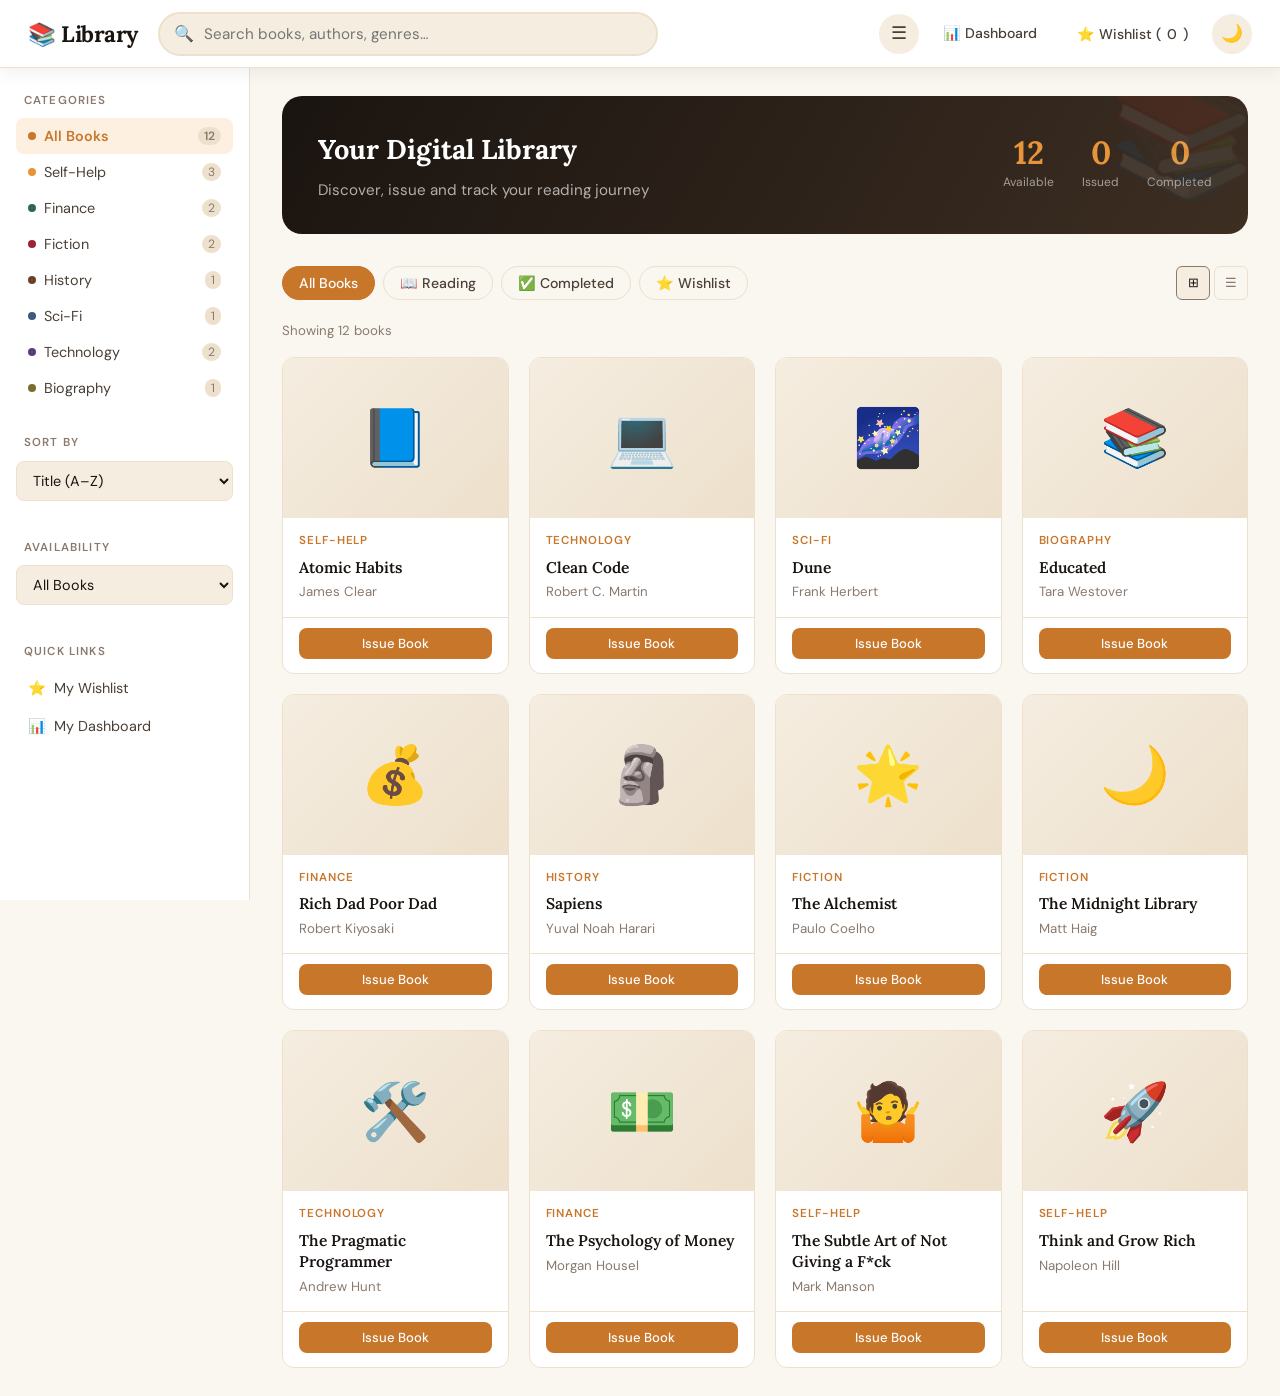
<file: index.html>
<!DOCTYPE html>
<html lang="en">
<head>
  <meta charset="UTF-8">
  <meta name="viewport" content="width=device-width, initial-scale=1.0">
  <title>📚 Digital Library</title>
  <link rel="icon" href="data:image/svg+xml,<svg xmlns='http://www.w3.org/2000/svg' viewBox='0 0 100 100'><text y='.9em' font-size='90'>📚</text></svg>">
  <link rel="stylesheet" href="style.css">
</head>
<body>

<!-- ── HEADER ── -->
<header class="site-header">
  <div class="logo">📚 <span>Library</span></div>

  <div class="search-wrap">
    <span class="search-icon">🔍</span>
    <input type="text" id="searchInput" placeholder="Search books, authors, genres…"
           autocomplete="off" oninput="handleSearch(this.value)">
  </div>

  <div class="header-actions">
    <button class="icon-btn" onclick="toggleSidebar()" title="Filters">☰</button>
    <a href="dashboard.html" class="hbtn hbtn-ghost">📊 Dashboard</a>
    <button class="hbtn hbtn-ghost" onclick="showWishlistView()">
      ⭐ Wishlist (<span id="wishCount">0</span>)
    </button>
    <button class="icon-btn" id="darkBtn" onclick="toggleDark()" title="Toggle dark mode">🌙</button>
  </div>
</header>

<div class="sidebar-backdrop" id="sidebarBackdrop" onclick="toggleSidebar()"></div>

<div class="layout">

  <!-- ── SIDEBAR ── -->
  <aside class="sidebar" id="sidebar">
    <div class="sidebar-section">
      <div class="sidebar-label">Categories</div>
      <button class="cat-btn active" onclick="setCategory('all',this)">
        <span class="cat-dot" style="background:var(--amber)"></span>All Books<span class="cat-count">12</span>
      </button>
      <button class="cat-btn" onclick="setCategory('Self-Help',this)">
        <span class="cat-dot" style="background:#e8943a"></span>Self-Help<span class="cat-count">3</span>
      </button>
      <button class="cat-btn" onclick="setCategory('Finance',this)">
        <span class="cat-dot" style="background:#2d6a4f"></span>Finance<span class="cat-count">2</span>
      </button>
      <button class="cat-btn" onclick="setCategory('Fiction',this)">
        <span class="cat-dot" style="background:#9b2335"></span>Fiction<span class="cat-count">2</span>
      </button>
      <button class="cat-btn" onclick="setCategory('History',this)">
        <span class="cat-dot" style="background:#6b4226"></span>History<span class="cat-count">1</span>
      </button>
      <button class="cat-btn" onclick="setCategory('Sci-Fi',this)">
        <span class="cat-dot" style="background:#3d5a80"></span>Sci-Fi<span class="cat-count">1</span>
      </button>
      <button class="cat-btn" onclick="setCategory('Technology',this)">
        <span class="cat-dot" style="background:#5a3d80"></span>Technology<span class="cat-count">2</span>
      </button>
      <button class="cat-btn" onclick="setCategory('Biography',this)">
        <span class="cat-dot" style="background:#7a6d2e"></span>Biography<span class="cat-count">1</span>
      </button>
    </div>

    <div class="sidebar-section">
      <div class="sidebar-label">Sort By</div>
      <select class="filter-select" id="sortSelect" onchange="renderBooks()">
        <option value="title">Title (A–Z)</option>
        <option value="author">Author (A–Z)</option>
        <option value="category">Category</option>
      </select>
    </div>

    <div class="sidebar-section">
      <div class="sidebar-label">Availability</div>
      <select class="filter-select" id="availSelect" onchange="renderBooks()">
        <option value="all">All Books</option>
        <option value="available">Available Only</option>
        <option value="issued">Issued to Me</option>
      </select>
    </div>

    <div class="sidebar-section">
      <div class="sidebar-label">Quick Links</div>
      <button class="cat-btn" onclick="showWishlistView()"><span>⭐</span>My Wishlist</button>
      <a href="dashboard.html" class="cat-btn" style="display:flex;gap:8px"><span>📊</span>My Dashboard</a>
    </div>
  </aside>

  <!-- ── MAIN ── -->
  <main class="main">

    <!-- Hero -->
    <div class="hero" id="heroStrip">
      <div class="hero-text">
        <h2>Your Digital Library</h2>
        <p>Discover, issue and track your reading journey</p>
      </div>
      <div class="hero-stats">
        <div class="hero-stat">
          <span class="hero-stat-num">12</span>
          <div class="hero-stat-label">Available</div>
        </div>
        <div class="hero-stat">
          <span class="hero-stat-num" id="h-issued">0</span>
          <div class="hero-stat-label">Issued</div>
        </div>
        <div class="hero-stat">
          <span class="hero-stat-num" id="h-completed">0</span>
          <div class="hero-stat-label">Completed</div>
        </div>
      </div>
    </div>

    <!-- Wishlist panel (hidden) -->
    <div id="wishlistView" style="display:none">
      <div class="section-header">
        <button class="back-btn" onclick="showAllView()">← Back</button>
        <h2>⭐ Your Wishlist</h2>
      </div>
      <div class="book-grid" id="wishlistGrid"></div>
    </div>

    <!-- Books panel -->
    <div id="booksView">
      <div class="discovery-bar">
        <button class="disco-btn active" onclick="setDiscovery('all',this)">All Books</button>
        <button class="disco-btn"        onclick="setDiscovery('reading',this)">📖 Reading</button>
        <button class="disco-btn"        onclick="setDiscovery('completed',this)">✅ Completed</button>
        <button class="disco-btn"        onclick="showWishlistView()">⭐ Wishlist</button>
        <div class="view-toggle">
          <button class="vtbtn active" id="gridViewBtn" onclick="setView('grid')" title="Grid">⊞</button>
          <button class="vtbtn"        id="listViewBtn" onclick="setView('list')" title="List">☰</button>
        </div>
      </div>
      <div class="results-meta" id="resultsMeta">Showing all 12 books</div>
      <div class="book-grid" id="bookGrid"></div>
    </div>

  </main>
</div>

<!-- Book modal -->
<div class="modal-overlay" id="bookModal">
  <div class="modal-box">
    <div class="modal-header">
      <span class="modal-title" id="modalTitleBar">Book Details</span>
      <button class="modal-close" onclick="closeModal()">✕</button>
    </div>
    <div class="modal-body" id="modalBody"></div>
  </div>
</div>

<div class="toast-wrap" id="toastWrap"></div>

<script src="library.js"></script>
<script>
// ── HOME PAGE STATE ───────────────────────────────────────
let currentCategory  = 'all';
let currentDiscovery = 'all';
let currentView      = 'grid';
let searchQuery      = '';

// Called by library.js after any book action
function afterAction() {
  renderBooks();
  updateHeroStats();
  updateWishCount();
  if (document.getElementById('wishlistView').style.display !== 'none') renderWishlist();
}

// ── BUILD CARD ─────────────────────────────────────────────
function buildCard(book) {
  const issued = getIssued(), favs = getFavorites(),
        reading = getReading(), completed = getCompleted();
  const isIssued  = issued.includes(book.id);
  const isFav     = favs.includes(book.id);
  const isReading = reading.includes(book.id);
  const isDone    = completed.includes(book.id);

  let badge = '';
  if (isDone)         badge = '<span class="status-badge badge-done">✅ Done</span>';
  else if (isReading) badge = '<span class="status-badge badge-reading">📖 Reading</span>';
  else if (isIssued)  badge = '<span class="status-badge badge-issued">📋 Issued</span>';

  let footer = '';
  if (isIssued) {
    footer += `<button class="btn-return" onclick="returnBook(${book.id},event)">Return</button>`;
    if (!isDone) {
      footer += isReading
        ? `<button class="btn-done"    onclick="markDone(${book.id},event)">Mark Done</button>`
        : `<button class="btn-reading" onclick="startReading(${book.id},event)">Start Reading</button>`;
    }
  } else {
    footer += `<button class="btn-issue" onclick="issueBook(${book.id},event)">Issue Book</button>`;
  }

  const div = document.createElement('div');
  div.className = 'book-card';
  div.tabIndex  = 0;
  div.innerHTML = `
    <div class="book-cover-wrap">
      ${badge}
      <button class="fav-btn ${isFav ? 'active' : ''}"
              onclick="toggleFav(${book.id},event)"
              title="${isFav ? 'Remove from wishlist' : 'Add to wishlist'}">${isFav ? '❤️' : '🤍'}</button>
      <span>${book.cover}</span>
    </div>
    <div class="book-body">
      <div class="book-cat">${book.category}</div>
      <div class="book-title">${book.title}</div>
      <div class="book-author">${book.author}</div>
      <div class="book-desc">${book.description}</div>
    </div>
    <div class="book-footer">${footer}</div>`;

  div.addEventListener('click',   e => { if (!e.target.matches('button')) openModal(book.id); });
  div.addEventListener('keydown', e => { if (e.key === 'Enter') openModal(book.id); });
  return div;
}

// ── RENDER ─────────────────────────────────────────────────
function renderBooks() {
  const sort  = document.getElementById('sortSelect').value;
  const avail = document.getElementById('availSelect').value;
  const issued = getIssued(), reading = getReading(), completed = getCompleted();

  let list = [...BOOKS];
  if (currentCategory  !== 'all')       list = list.filter(b => b.category === currentCategory);
  if (currentDiscovery === 'reading')   list = list.filter(b => reading.includes(b.id));
  if (currentDiscovery === 'completed') list = list.filter(b => completed.includes(b.id));
  if (avail === 'available') list = list.filter(b => !issued.includes(b.id));
  if (avail === 'issued')    list = list.filter(b =>  issued.includes(b.id));

  if (searchQuery) {
    const q = searchQuery.toLowerCase();
    list = list.filter(b =>
      b.title.toLowerCase().includes(q)  ||
      b.author.toLowerCase().includes(q) ||
      b.category.toLowerCase().includes(q));
  }

  if (sort === 'author')   list.sort((a,b) => a.author.localeCompare(b.author));
  else if (sort === 'category') list.sort((a,b) => a.category.localeCompare(b.category));
  else                     list.sort((a,b) => a.title.localeCompare(b.title));

  const grid = document.getElementById('bookGrid');
  grid.innerHTML = '';
  grid.className = 'book-grid' + (currentView === 'list' ? ' list-view' : '');
  document.getElementById('resultsMeta').textContent =
    `Showing ${list.length} book${list.length !== 1 ? 's' : ''}` +
    (searchQuery ? ` for "${searchQuery}"` : '');

  if (!list.length) {
    grid.innerHTML = `<div class="empty-state"><div class="emoji">📭</div>
      <h3>No books found</h3><p>Try adjusting your filters or search</p></div>`;
    return;
  }
  list.forEach(b => grid.appendChild(buildCard(b)));
}

// ── WISHLIST ───────────────────────────────────────────────
function showWishlistView() {
  document.getElementById('booksView').style.display    = 'none';
  document.getElementById('heroStrip').style.display    = 'none';
  document.getElementById('wishlistView').style.display = 'block';
  renderWishlist();
}
function renderWishlist() {
  const grid  = document.getElementById('wishlistGrid');
  const items = BOOKS.filter(b => getFavorites().includes(b.id));
  grid.innerHTML = '';
  grid.className = 'book-grid';
  if (!items.length) {
    grid.innerHTML = `<div class="empty-state"><div class="emoji">⭐</div>
      <h3>Wishlist is empty</h3><p>Tap 🤍 on any book to add it here</p></div>`;
  } else { items.forEach(b => grid.appendChild(buildCard(b))); }
}
function showAllView() {
  document.getElementById('wishlistView').style.display = 'none';
  document.getElementById('booksView').style.display    = 'block';
  document.getElementById('heroStrip').style.display    = 'flex';
  renderBooks();
}

// ── CONTROLS ──────────────────────────────────────────────
function setCategory(cat, btn) {
  currentCategory = cat;
  document.querySelectorAll('.cat-btn').forEach(b => b.classList.remove('active'));
  btn.classList.add('active');
  renderBooks();
  if (window.innerWidth < 768) toggleSidebar();
}
function setDiscovery(mode, btn) {
  currentDiscovery = mode;
  document.querySelectorAll('.disco-btn').forEach(b => b.classList.remove('active'));
  btn.classList.add('active');
  renderBooks();
}
function setView(v) {
  currentView = v;
  document.getElementById('gridViewBtn').classList.toggle('active', v === 'grid');
  document.getElementById('listViewBtn').classList.toggle('active', v === 'list');
  renderBooks();
}
function handleSearch(val) { searchQuery = val.trim(); renderBooks(); }

// ── STATS ──────────────────────────────────────────────────
function updateHeroStats() {
  document.getElementById('h-issued').textContent    = getIssued().length;
  document.getElementById('h-completed').textContent = getCompleted().length;
}
function updateWishCount() {
  document.getElementById('wishCount').textContent = getFavorites().length;
}

// ── INIT ───────────────────────────────────────────────────
renderBooks();
updateHeroStats();
updateWishCount();
</script>
</body>
</html>
</file>
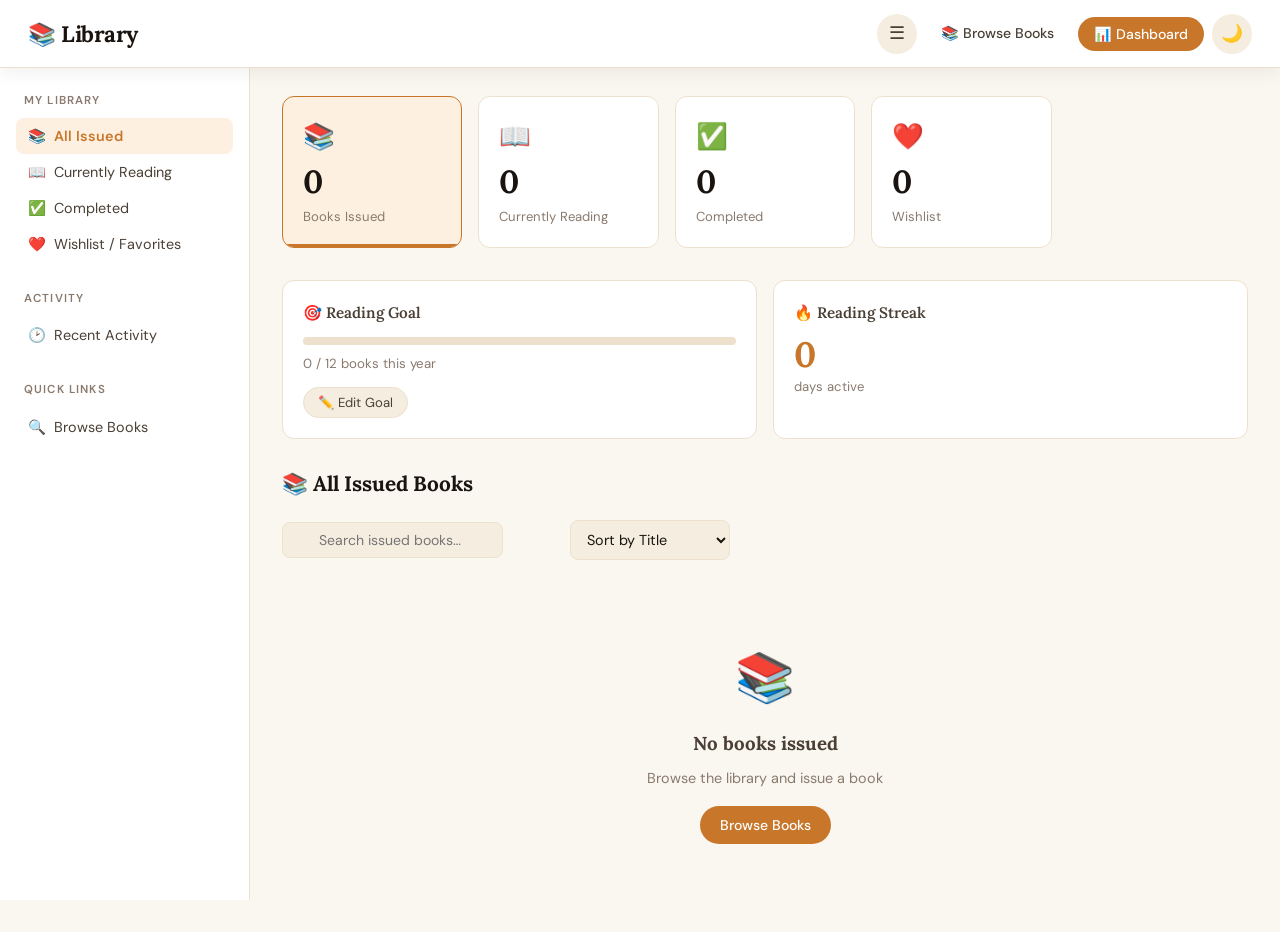
<file: dashboard.html>
<!DOCTYPE html>
<html lang="en">
<head>
  <meta charset="UTF-8">
  <meta name="viewport" content="width=device-width, initial-scale=1.0">
  <title>📊 Dashboard — Digital Library</title>
  <link rel="icon" href="data:image/svg+xml,<svg xmlns='http://www.w3.org/2000/svg' viewBox='0 0 100 100'><text y='.9em' font-size='90'>📊</text></svg>">
  <link rel="stylesheet" href="style.css">
</head>
<body>

<!-- ── HEADER ── -->
<header class="site-header">
  <div class="logo">📚 <span>Library</span></div>

  <div class="header-actions">
    <button class="icon-btn" onclick="toggleSidebar()" title="Toggle sidebar">☰</button>
    <a href="index.html" class="hbtn hbtn-ghost">📚 Browse Books</a>
    <button class="hbtn hbtn-fill" style="pointer-events:none">📊 Dashboard</button>
    <button class="icon-btn" id="darkBtn" onclick="toggleDark()" title="Toggle dark mode">🌙</button>
  </div>
</header>

<div class="sidebar-backdrop" id="sidebarBackdrop" onclick="toggleSidebar()"></div>

<div class="layout">

  <!-- ── SIDEBAR ── -->
  <aside class="sidebar" id="sidebar">
    <div class="sidebar-section">
      <div class="sidebar-label">My Library</div>
      <button class="cat-btn active" id="nav-all" onclick="showSection('all',this)">
        <span>📚</span> All Issued
      </button>
      <button class="cat-btn" id="nav-reading" onclick="showSection('reading',this)">
        <span>📖</span> Currently Reading
      </button>
      <button class="cat-btn" id="nav-completed" onclick="showSection('completed',this)">
        <span>✅</span> Completed
      </button>
      <button class="cat-btn" id="nav-favorites" onclick="showSection('favorites',this)">
        <span>❤️</span> Wishlist / Favorites
      </button>
    </div>

    <div class="sidebar-section">
      <div class="sidebar-label">Activity</div>
      <button class="cat-btn" id="nav-activity" onclick="showSection('activity',this)">
        <span>🕑</span> Recent Activity
      </button>
    </div>

    <div class="sidebar-section">
      <div class="sidebar-label">Quick Links</div>
      <a href="index.html" class="cat-btn" style="display:flex;gap:8px"><span>🔍</span>Browse Books</a>
    </div>
  </aside>

  <!-- ── MAIN ── -->
  <main class="main">

    <!-- ── STAT CARDS (always visible) ── -->
    <div class="stats-grid" id="statsGrid">
      <div class="stat-card active" id="sc-all" onclick="showSection('all', document.getElementById('nav-all'))">
        <div class="stat-icon-wrap">📚</div>
        <div class="stat-num" id="sc-all-num">0</div>
        <div class="stat-label">Books Issued</div>
      </div>
      <div class="stat-card" id="sc-reading" onclick="showSection('reading', document.getElementById('nav-reading'))">
        <div class="stat-icon-wrap">📖</div>
        <div class="stat-num" id="sc-reading-num">0</div>
        <div class="stat-label">Currently Reading</div>
      </div>
      <div class="stat-card" id="sc-completed" onclick="showSection('completed', document.getElementById('nav-completed'))">
        <div class="stat-icon-wrap">✅</div>
        <div class="stat-num" id="sc-completed-num">0</div>
        <div class="stat-label">Completed</div>
      </div>
      <div class="stat-card" id="sc-favorites" onclick="showSection('favorites', document.getElementById('nav-favorites'))">
        <div class="stat-icon-wrap">❤️</div>
        <div class="stat-num" id="sc-favorites-num">0</div>
        <div class="stat-label">Wishlist</div>
      </div>
    </div>

    <!-- ── GOAL & STREAK (always visible) ── -->
    <div class="goals-row">
      <div class="goal-card">
        <div class="goal-card-title">🎯 Reading Goal</div>
        <div class="goal-bar-wrap">
          <div class="goal-bar-fill" id="goalFill" style="width:0%"></div>
        </div>
        <div class="goal-text">
          <span id="currentRead">0</span> / <span id="goalTarget">12</span> books this year
        </div>
        <button class="goal-edit-btn" onclick="openGoalModal()">✏️ Edit Goal</button>
      </div>
      <div class="streak-card">
        <div class="streak-card-title">🔥 Reading Streak</div>
        <div class="streak-num" id="streakNum">0</div>
        <div class="streak-sub">days active</div>
      </div>
    </div>

    <!-- ── SECTION: ALL ISSUED ── -->
    <div class="dash-section" id="sec-all">
      <div class="section-header">
        <h2>📚 All Issued Books</h2>
      </div>
      <div class="tab-controls">
        <div class="tab-search-wrap">
          <span class="search-icon">🔍</span>
          <input class="tab-search" type="text" placeholder="Search issued books…" oninput="filterSection('all',this.value)">
        </div>
        <select class="filter-select" style="width:auto;margin:0" onchange="sortSection('all',this.value)">
          <option value="title">Sort by Title</option>
          <option value="author">Sort by Author</option>
          <option value="category">Sort by Category</option>
        </select>
      </div>
      <div class="book-grid" id="container-all"></div>
    </div>

    <!-- ── SECTION: READING ── -->
    <div class="dash-section" id="sec-reading" style="display:none">
      <div class="section-header">
        <h2>📖 Currently Reading</h2>
      </div>
      <div class="tab-controls">
        <div class="tab-search-wrap">
          <span class="search-icon">🔍</span>
          <input class="tab-search" type="text" placeholder="Search…" oninput="filterSection('reading',this.value)">
        </div>
      </div>
      <div class="book-grid" id="container-reading"></div>
    </div>

    <!-- ── SECTION: COMPLETED ── -->
    <div class="dash-section" id="sec-completed" style="display:none">
      <div class="section-header">
        <h2>✅ Completed Books</h2>
      </div>
      <div class="tab-controls">
        <div class="tab-search-wrap">
          <span class="search-icon">🔍</span>
          <input class="tab-search" type="text" placeholder="Search…" oninput="filterSection('completed',this.value)">
        </div>
      </div>
      <div class="book-grid" id="container-completed"></div>
    </div>

    <!-- ── SECTION: FAVORITES ── -->
    <div class="dash-section" id="sec-favorites" style="display:none">
      <div class="section-header">
        <h2>❤️ Wishlist / Favorites</h2>
      </div>
      <div class="book-grid" id="container-favorites"></div>
    </div>

    <!-- ── SECTION: ACTIVITY ── -->
    <div class="dash-section" id="sec-activity" style="display:none">
      <div class="section-header">
        <h2>🕑 Recent Activity</h2>
      </div>
      <div class="activity-list" id="activityList"></div>
    </div>

  </main>
</div>

<!-- Book modal -->
<div class="modal-overlay" id="bookModal">
  <div class="modal-box">
    <div class="modal-header">
      <span class="modal-title" id="modalTitleBar">Book Details</span>
      <button class="modal-close" onclick="closeModal()">✕</button>
    </div>
    <div class="modal-body" id="modalBody"></div>
  </div>
</div>

<!-- Reading Goal Modal -->
<div class="modal-overlay" id="goalModal">
  <div class="modal-box" style="max-width:380px">
    <div class="modal-header">
      <span class="modal-title">🎯 Set Reading Goal</span>
      <button class="modal-close" onclick="closeGoalModal()">✕</button>
    </div>
    <div class="modal-body">
      <div class="goal-form">
        <label for="goalInput">Books to read this year:</label>
        <input type="number" id="goalInput" min="1" max="365" value="12">
        <button class="modal-btn-primary" style="padding:11px;border-radius:10px;border:none;font-family:'DM Sans',sans-serif;font-size:0.9rem;font-weight:500;cursor:pointer;transition:all 0.2s" onclick="saveGoal()">Save Goal</button>
      </div>
    </div>
  </div>
</div>

<div class="toast-wrap" id="toastWrap"></div>

<script src="library.js"></script>
<script>
// ── CALLED BY library.js AFTER ANY ACTION ──────────────────
function afterAction() {
  updateStats();
  updateGoal();
  reloadCurrentSection();
}

// ── SECTION NAVIGATION ────────────────────────────────────
const SECTIONS = ['all','reading','completed','favorites','activity'];
let currentSection = 'all';

function showSection(name, navBtn) {
  currentSection = name;

  // highlight stat card
  document.querySelectorAll('.stat-card').forEach(c => c.classList.remove('active'));
  const sc = document.getElementById('sc-' + name);
  if (sc) sc.classList.add('active');

  // highlight nav btn
  document.querySelectorAll('.cat-btn').forEach(b => b.classList.remove('active'));
  if (navBtn) navBtn.classList.add('active');

  // show/hide sections
  SECTIONS.forEach(s => {
    const el = document.getElementById('sec-' + s);
    if (el) el.style.display = s === name ? 'block' : 'none';
  });

  loadSection(name);
}

function reloadCurrentSection() { loadSection(currentSection); }

function loadSection(name) {
  switch(name) {
    case 'all':       loadIssued();     break;
    case 'reading':   loadReading();    break;
    case 'completed': loadCompleted();  break;
    case 'favorites': loadFavorites();  break;
    case 'activity':  loadActivity();   break;
  }
}

// ── SECTION LOADERS ───────────────────────────────────────
function loadIssued() {
  const issued = getIssued();
  const books  = BOOKS.filter(b => issued.includes(b.id));
  renderDashGrid('container-all', books, 'issued');
}

function loadReading() {
  const reading = getReading();
  const books   = BOOKS.filter(b => reading.includes(b.id));
  renderDashGrid('container-reading', books, 'reading', true);
}

function loadCompleted() {
  const completed = getCompleted();
  const books     = BOOKS.filter(b => completed.includes(b.id));
  renderDashGrid('container-completed', books, 'completed');
}

function loadFavorites() {
  const favs  = getFavorites();
  const books = BOOKS.filter(b => favs.includes(b.id));
  renderDashGrid('container-favorites', books, 'favorites');
}

function loadActivity() {
  const list       = document.getElementById('activityList');
  const activities = JSON.parse(localStorage.getItem('activities') || '[]');
  if (!activities.length) {
    list.innerHTML = `<div class="empty-state" style="grid-column:1/-1">
      <div class="emoji">📝</div><h3>No activity yet</h3>
      <p>Issue a book from the <a href="index.html" class="empty-link" style="display:inline-block;padding:4px 12px;font-size:0.85rem">home page</a> to get started</p>
    </div>`;
    return;
  }
  list.innerHTML = activities.map(a => `
    <div class="activity-item">
      <div class="activity-icon">${activityIcon(a.type)}</div>
      <div>
        <div class="activity-text">${a.message}</div>
        <div class="activity-time">${getTimeAgo(new Date(a.timestamp))}</div>
      </div>
    </div>`).join('');
}

// ── RENDER DASHBOARD GRID ─────────────────────────────────
function renderDashGrid(containerId, books, context, showProgress = false) {
  const container = document.getElementById(containerId);
  if (!container) return;
  container.innerHTML = '';
  container.className = 'book-grid';

  if (!books.length) {
    const msgs = {
      issued:    { icon:'📚', title:'No books issued',      sub:'Browse the library and issue a book', link:true },
      reading:   { icon:'📖', title:'Not reading anything', sub:'Issue a book and start reading', link:true },
      completed: { icon:'✅', title:'No completed books',   sub:'Finish a book to see it here', link:false },
      favorites: { icon:'❤️', title:'No favorites yet',     sub:'Tap 🤍 on any book to add it', link:true },
    };
    const m = msgs[context] || { icon:'📭', title:'Nothing here', sub:'', link:false };
    container.innerHTML = `<div class="empty-state">
      <div class="emoji">${m.icon}</div><h3>${m.title}</h3><p>${m.sub}</p>
      ${m.link ? '<a href="index.html" class="empty-link">Browse Books</a>' : ''}
    </div>`;
    return;
  }

  books.forEach(book => {
    const prog     = (JSON.parse(localStorage.getItem('progress') || '{}'))[book.id] || 0;
    const completed = getCompleted();
    const isDone   = completed.includes(book.id);
    const card     = document.createElement('div');
    card.className = 'book-card';
    card.tabIndex  = 0;

    let footer = '';
    if (context === 'reading') {
      footer = `<button class="btn-done" onclick="markDone(${book.id},event)">✅ Mark Done</button>
                <button class="btn-return" onclick="returnBook(${book.id},event)">Return</button>`;
    } else if (context === 'issued') {
      const isReading = getReading().includes(book.id);
      if (!isDone) {
        footer += isReading
          ? `<button class="btn-done"    onclick="markDone(${book.id},event)">Mark Done</button>`
          : `<button class="btn-reading" onclick="startReading(${book.id},event)">Start Reading</button>`;
      }
      footer += `<button class="btn-return" onclick="returnBook(${book.id},event)">Return</button>`;
    } else if (context === 'favorites') {
      const isIssued2 = getIssued().includes(book.id);
      footer = isIssued2
        ? `<button class="btn-return" onclick="returnBook(${book.id},event)">Return</button>`
        : `<button class="btn-issue"  onclick="issueBook(${book.id},event)">Issue Book</button>`;
      footer += `<button class="btn-done" onclick="toggleFav(${book.id},event)">💔 Remove</button>`;
    } else {
      footer = `<button class="btn-return" onclick="returnBook(${book.id},event)">Return</button>`;
    }

    const isReadingNow = getReading().includes(book.id);
    let badge = '';
    if (isDone)           badge = '<span class="status-badge badge-done">✅ Done</span>';
    else if (isReadingNow) badge = '<span class="status-badge badge-reading">📖 Reading</span>';

    card.innerHTML = `
      <div class="book-cover-wrap">
        ${badge}
        <span>${book.cover}</span>
      </div>
      <div class="book-body">
        <div class="book-cat">${book.category}</div>
        <div class="book-title">${book.title}</div>
        <div class="book-author">${book.author}</div>
      </div>
      ${showProgress || isReadingNow ? `
      <div class="card-progress">
        <div class="card-progress-bar">
          <div class="card-progress-fill" style="width:${prog}%"></div>
        </div>
        <div class="card-progress-text">${prog}% complete</div>
      </div>` : ''}
      <div class="book-footer">${footer}</div>`;

    card.addEventListener('click',   e => { if (!e.target.matches('button')) openModal(book.id); });
    card.addEventListener('keydown', e => { if (e.key === 'Enter') openModal(book.id); });
    container.appendChild(card);
  });
}

// ── FILTER & SORT ─────────────────────────────────────────
function filterSection(section, query) {
  const q     = query.toLowerCase();
  const cards = document.querySelectorAll(`#container-${section} .book-card`);
  cards.forEach(card => {
    const text = card.textContent.toLowerCase();
    card.style.display = text.includes(q) ? '' : 'none';
  });
}

function sortSection(section, by) {
  const container = document.getElementById(`container-${section}`);
  const cards     = Array.from(container.querySelectorAll('.book-card'));
  cards.sort((a, b) => {
    const aT = a.querySelector('.book-title')?.textContent  || '';
    const bT = b.querySelector('.book-title')?.textContent  || '';
    const aA = a.querySelector('.book-author')?.textContent || '';
    const bA = b.querySelector('.book-author')?.textContent || '';
    const aC = a.querySelector('.book-cat')?.textContent    || '';
    const bC = b.querySelector('.book-cat')?.textContent    || '';
    if (by === 'author')   return aA.localeCompare(bA);
    if (by === 'category') return aC.localeCompare(bC);
    return aT.localeCompare(bT);
  });
  cards.forEach(c => container.appendChild(c));
}

// ── STATS ─────────────────────────────────────────────────
function updateStats() {
  document.getElementById('sc-all-num').textContent       = getIssued().length;
  document.getElementById('sc-reading-num').textContent   = getReading().length;
  document.getElementById('sc-completed-num').textContent = getCompleted().length;
  document.getElementById('sc-favorites-num').textContent = getFavorites().length;
}

// ── READING GOAL ──────────────────────────────────────────
function updateGoal() {
  const goal    = parseInt(localStorage.getItem('readingGoal') || '12');
  const done    = getCompleted().length;
  const pct     = Math.min((done / goal) * 100, 100);
  document.getElementById('goalFill').style.width    = pct + '%';
  document.getElementById('currentRead').textContent = done;
  document.getElementById('goalTarget').textContent  = goal;
  document.getElementById('goalInput').value         = goal;
  // streak — simple: count completed books total as proxy
  document.getElementById('streakNum').textContent   = done;
}

function openGoalModal() {
  document.getElementById('goalModal').classList.add('open');
}
function closeGoalModal() {
  document.getElementById('goalModal').classList.remove('open');
}
function saveGoal() {
  const val = parseInt(document.getElementById('goalInput').value);
  if (!val || val < 1) { toast('Enter a valid number', 'warning'); return; }
  localStorage.setItem('readingGoal', val);
  updateGoal();
  closeGoalModal();
  toast(`Reading goal set to ${val} books!`, 'success');
}

// close goal modal on backdrop click
document.addEventListener('DOMContentLoaded', () => {
  const gm = document.getElementById('goalModal');
  if (gm) gm.addEventListener('click', e => { if (e.target === gm) closeGoalModal(); });
});

// ── INIT ──────────────────────────────────────────────────
updateStats();
updateGoal();
loadSection('all');
</script>
</body>
</html>
</file>
<file: style.css>
/* ============================================================
   DIGITAL LIBRARY — Shared Stylesheet
   Covers: CSS variables, reset, header, sidebar, book cards,
   modals, toasts, dashboard widgets, dark mode, responsive
   ============================================================ */

@import url('https://fonts.googleapis.com/css2?family=Lora:ital,wght@0,400;0,600;0,700;1,400&family=DM+Sans:wght@300;400;500;600&display=swap');

/* ── TOKENS ──────────────────────────────────────────────── */
:root {
  --ink:            #1a1410;
  --ink-soft:       #4a3f35;
  --ink-muted:      #8a7a6e;
  --parchment:      #faf6f0;
  --parchment-warm: #f5ede0;
  --parchment-deep: #ede0cc;
  --amber:          #c8762a;
  --amber-light:    #e8943a;
  --amber-pale:     #fdf0e0;
  --emerald:        #2d6a4f;
  --crimson:        #9b2335;
  --slate:          #3d5a80;
  --white:          #ffffff;
  --shadow-soft:    0 2px 20px rgba(26,20,16,0.08);
  --shadow-card:    0 4px 24px rgba(26,20,16,0.12);
  --shadow-hover:   0 12px 40px rgba(26,20,16,0.18);
  --radius:         12px;
  --radius-lg:      20px;
  --header-h:       68px;
}

body.dark {
  --ink:            #f0e8dc;
  --ink-soft:       #c8b89e;
  --ink-muted:      #8a7a6e;
  --parchment:      #1a1410;
  --parchment-warm: #221c16;
  --parchment-deep: #2c2318;
  --amber-pale:     #2a1f10;
  --white:          #2a2218;
  --shadow-soft:    0 2px 20px rgba(0,0,0,0.3);
  --shadow-card:    0 4px 24px rgba(0,0,0,0.4);
  --shadow-hover:   0 12px 40px rgba(0,0,0,0.5);
}

/* ── RESET ───────────────────────────────────────────────── */
*, *::before, *::after { box-sizing: border-box; margin: 0; padding: 0; }

body {
  font-family: 'DM Sans', sans-serif;
  background: var(--parchment);
  color: var(--ink);
  min-height: 100vh;
  transition: background 0.3s, color 0.3s;
  line-height: 1.6;
}

a { text-decoration: none; color: inherit; }

/* ── HEADER ──────────────────────────────────────────────── */
.site-header {
  position: sticky; top: 0; z-index: 200;
  background: var(--white);
  border-bottom: 1px solid var(--parchment-deep);
  box-shadow: var(--shadow-soft);
  padding: 0 28px;
  height: var(--header-h);
  display: flex; align-items: center; gap: 20px;
}

.logo {
  font-family: 'Lora', serif;
  font-size: 1.4rem; font-weight: 700;
  color: var(--amber);
  white-space: nowrap; flex-shrink: 0;
  letter-spacing: -0.02em;
}
.logo span { color: var(--ink); }

.search-wrap { flex: 1; max-width: 500px; position: relative; }
.search-wrap input {
  width: 100%;
  padding: 10px 18px 10px 44px;
  border: 2px solid var(--parchment-deep);
  border-radius: 40px;
  font-family: 'DM Sans', sans-serif; font-size: 0.95rem;
  background: var(--parchment-warm); color: var(--ink);
  transition: all 0.2s;
}
.search-wrap input:focus {
  outline: none; border-color: var(--amber);
  box-shadow: 0 0 0 3px rgba(200,118,42,0.12);
  background: var(--white);
}
.search-icon {
  position: absolute; left: 16px; top: 50%; transform: translateY(-50%);
  font-size: 1rem; color: var(--ink-muted); pointer-events: none;
}

.header-actions { display: flex; align-items: center; gap: 8px; margin-left: auto; }

/* header buttons */
.hbtn {
  display: flex; align-items: center; gap: 6px;
  padding: 8px 16px; border-radius: 40px; border: none;
  font-family: 'DM Sans', sans-serif; font-size: 0.88rem; font-weight: 500;
  cursor: pointer; transition: all 0.2s; text-decoration: none; white-space: nowrap;
}
.hbtn-ghost { background: transparent; color: var(--ink-soft); }
.hbtn-ghost:hover { background: var(--parchment-warm); color: var(--ink); }
.hbtn-fill { background: var(--amber); color: #fff; }
.hbtn-fill:hover { background: var(--amber-light); transform: translateY(-1px); box-shadow: 0 4px 12px rgba(200,118,42,0.3); }
.hbtn.active { background: var(--amber-pale); color: var(--amber); font-weight: 600; }

.icon-btn {
  width: 40px; height: 40px; border-radius: 50%; border: none;
  background: var(--parchment-warm); color: var(--ink-soft);
  font-size: 1.1rem; cursor: pointer;
  display: flex; align-items: center; justify-content: center;
  transition: all 0.2s;
}
.icon-btn:hover { background: var(--parchment-deep); color: var(--ink); }

/* ── PAGE LAYOUT ─────────────────────────────────────────── */
.layout {
  display: flex;
  min-height: calc(100vh - var(--header-h));
}

/* ── SIDEBAR ─────────────────────────────────────────────── */
.sidebar {
  width: 250px; flex-shrink: 0;
  background: var(--white);
  border-right: 1px solid var(--parchment-deep);
  padding: 24px 16px;
  position: sticky; top: var(--header-h);
  height: calc(100vh - var(--header-h));
  overflow-y: auto;
  transition: transform 0.3s ease, width 0.3s ease, padding 0.3s ease;
}
.sidebar.hidden { transform: translateX(-100%); width: 0; padding: 0; overflow: hidden; }

.sidebar-backdrop {
  display: none; position: fixed; inset: 0; z-index: 140;
  background: rgba(0,0,0,0.3);
}
.sidebar-backdrop.show { display: block; }

.sidebar-section { margin-bottom: 28px; }
.sidebar-label {
  font-size: 0.72rem; font-weight: 600; letter-spacing: 0.1em;
  text-transform: uppercase; color: var(--ink-muted);
  padding: 0 8px; margin-bottom: 8px;
}

.cat-btn {
  display: flex; align-items: center; gap: 8px;
  width: 100%; padding: 9px 12px; border-radius: 8px;
  border: none; background: transparent; color: var(--ink-soft);
  font-family: 'DM Sans', sans-serif; font-size: 0.9rem;
  cursor: pointer; transition: all 0.15s; text-align: left;
}
.cat-btn:hover { background: var(--parchment-warm); color: var(--ink); }
.cat-btn.active { background: var(--amber-pale); color: var(--amber); font-weight: 600; }

.cat-dot { width: 8px; height: 8px; border-radius: 50%; flex-shrink: 0; }
.cat-count {
  margin-left: auto; font-size: 0.75rem; color: var(--ink-muted);
  background: var(--parchment-deep); padding: 1px 6px; border-radius: 10px;
}

.filter-select {
  width: 100%; padding: 9px 12px; border-radius: 8px;
  border: 1.5px solid var(--parchment-deep);
  background: var(--parchment-warm); color: var(--ink);
  font-family: 'DM Sans', sans-serif; font-size: 0.9rem;
  cursor: pointer; margin-bottom: 10px; transition: border 0.2s;
}
.filter-select:focus { outline: none; border-color: var(--amber); }

/* ── MAIN CONTENT ────────────────────────────────────────── */
.main { flex: 1; padding: 28px 32px; overflow-y: auto; min-width: 0; }

/* ── HERO STRIP ──────────────────────────────────────────── */
.hero {
  background: linear-gradient(120deg, var(--ink) 0%, #3d2e22 100%);
  border-radius: var(--radius-lg); padding: 32px 36px;
  margin-bottom: 32px; position: relative; overflow: hidden;
  display: flex; align-items: center; justify-content: space-between; gap: 20px;
}
.hero::before {
  content: '📚';
  position: absolute; right: -10px; top: -20px;
  font-size: 120px; opacity: 0.08; line-height: 1;
}
.hero-text h2 {
  font-family: 'Lora', serif; font-size: 1.7rem; font-weight: 700;
  color: #fff; margin-bottom: 6px;
}
.hero-text p { color: rgba(255,255,255,0.65); font-size: 0.95rem; }
.hero-stats { display: flex; gap: 28px; flex-shrink: 0; }
.hero-stat { text-align: center; }
.hero-stat-num {
  font-family: 'Lora', serif; font-size: 2rem; font-weight: 700;
  color: var(--amber-light); display: block; line-height: 1;
}
.hero-stat-label { font-size: 0.75rem; color: rgba(255,255,255,0.55); margin-top: 4px; }

/* ── DISCOVERY BAR ───────────────────────────────────────── */
.discovery-bar {
  display: flex; align-items: center; gap: 8px;
  margin-bottom: 20px; flex-wrap: wrap;
}
.disco-btn {
  padding: 7px 16px; border-radius: 30px; border: 1.5px solid var(--parchment-deep);
  font-family: 'DM Sans', sans-serif; font-size: 0.88rem; font-weight: 500;
  background: transparent; color: var(--ink-soft); cursor: pointer; transition: all 0.2s;
}
.disco-btn:hover { border-color: var(--amber); color: var(--amber); }
.disco-btn.active { background: var(--amber); border-color: var(--amber); color: #fff; }

.view-toggle { margin-left: auto; display: flex; gap: 4px; }
.vtbtn {
  width: 34px; height: 34px; border-radius: 6px; border: 1.5px solid var(--parchment-deep);
  background: transparent; color: var(--ink-muted); cursor: pointer;
  display: flex; align-items: center; justify-content: center; transition: all 0.2s;
}
.vtbtn.active { background: var(--parchment-warm); color: var(--ink); border-color: var(--ink-muted); }

/* ── BOOK GRID ───────────────────────────────────────────── */
.book-grid {
  display: grid;
  grid-template-columns: repeat(auto-fill, minmax(200px, 1fr));
  gap: 20px;
  animation: fadeIn 0.3s ease;
}
.book-grid.list-view { grid-template-columns: 1fr; }

@keyframes fadeIn {
  from { opacity: 0; transform: translateY(8px); }
  to   { opacity: 1; transform: translateY(0); }
}

/* ── BOOK CARD ───────────────────────────────────────────── */
.book-card {
  background: var(--white);
  border-radius: var(--radius);
  border: 1.5px solid var(--parchment-deep);
  overflow: hidden;
  transition: all 0.25s ease;
  cursor: pointer;
  position: relative;
  display: flex; flex-direction: column;
}
.book-card:hover {
  border-color: var(--amber);
  box-shadow: var(--shadow-hover);
  transform: translateY(-4px);
}
.book-grid.list-view .book-card {
  flex-direction: row; align-items: stretch;
}

.book-cover-wrap {
  background: linear-gradient(135deg, var(--parchment-warm) 0%, var(--parchment-deep) 100%);
  display: flex; align-items: center; justify-content: center;
  font-size: 3.5rem; height: 160px; position: relative; flex-shrink: 0;
}
.book-grid.list-view .book-cover-wrap { width: 90px; height: auto; min-height: 90px; font-size: 2.5rem; }

.status-badge {
  position: absolute; top: 8px; left: 8px;
  font-size: 0.68rem; font-weight: 600; letter-spacing: 0.05em;
  padding: 3px 8px; border-radius: 20px; text-transform: uppercase;
}
.badge-reading  { background: rgba(45,106,79,0.15);  color: var(--emerald); }
.badge-done     { background: rgba(200,118,42,0.15); color: var(--amber); }
.badge-issued   { background: rgba(61,90,128,0.15);  color: var(--slate); }

.fav-btn {
  position: absolute; top: 8px; right: 8px;
  background: rgba(255,255,255,0.9); border: none;
  width: 30px; height: 30px; border-radius: 50%;
  font-size: 1rem; cursor: pointer;
  display: flex; align-items: center; justify-content: center;
  box-shadow: 0 2px 8px rgba(0,0,0,0.1);
  transition: all 0.2s; opacity: 0;
}
.book-card:hover .fav-btn, .fav-btn.active { opacity: 1; }
.fav-btn:hover { transform: scale(1.15); }

.book-body { padding: 14px 16px; flex: 1; display: flex; flex-direction: column; gap: 4px; }
.book-cat {
  font-size: 0.72rem; font-weight: 600; text-transform: uppercase;
  letter-spacing: 0.08em; color: var(--amber); margin-bottom: 2px;
}
.book-title {
  font-family: 'Lora', serif; font-size: 0.97rem; font-weight: 600;
  color: var(--ink); line-height: 1.35;
}
.book-author { font-size: 0.83rem; color: var(--ink-muted); }
.book-desc {
  font-size: 0.82rem; color: var(--ink-soft); line-height: 1.5;
  display: -webkit-box; -webkit-line-clamp: 2; -webkit-box-orient: vertical;
  overflow: hidden; margin-top: 4px;
}
.book-grid:not(.list-view) .book-desc { display: none; }
.book-grid.list-view .book-desc { display: -webkit-box; }

/* in-card progress bar (for reading books in dashboard) */
.card-progress { padding: 0 16px 12px; }
.card-progress-bar {
  height: 4px; background: var(--parchment-deep); border-radius: 2px; overflow: hidden;
}
.card-progress-fill {
  height: 100%; background: linear-gradient(90deg, var(--amber), var(--amber-light));
  border-radius: 2px; transition: width 0.4s;
}
.card-progress-text { font-size: 0.72rem; color: var(--ink-muted); margin-top: 4px; }

.book-footer {
  padding: 10px 16px 14px;
  display: flex; gap: 8px;
  border-top: 1px solid var(--parchment-deep);
  margin-top: auto;
}
.btn-issue, .btn-return, .btn-reading, .btn-done {
  flex: 1; padding: 7px 10px; border-radius: 8px; border: none;
  font-family: 'DM Sans', sans-serif; font-size: 0.82rem; font-weight: 500;
  cursor: pointer; transition: all 0.2s;
}
.btn-issue   { background: var(--amber); color: #fff; }
.btn-issue:hover { background: var(--amber-light); }
.btn-return  { background: var(--parchment-warm); color: var(--ink-soft); border: 1.5px solid var(--parchment-deep); }
.btn-return:hover { background: var(--parchment-deep); }
.btn-reading { background: rgba(45,106,79,0.1); color: var(--emerald); border: 1.5px solid rgba(45,106,79,0.2); }
.btn-reading:hover { background: rgba(45,106,79,0.18); }
.btn-done    { background: rgba(200,118,42,0.1); color: var(--amber); border: 1.5px solid rgba(200,118,42,0.2); }
.btn-done:hover { background: rgba(200,118,42,0.18); }

/* ── EMPTY STATE ─────────────────────────────────────────── */
.empty-state {
  text-align: center; padding: 60px 20px; color: var(--ink-muted);
  grid-column: 1 / -1;
}
.empty-state .emoji { font-size: 3rem; margin-bottom: 12px; }
.empty-state h3 { font-family: 'Lora', serif; color: var(--ink-soft); margin-bottom: 8px; }
.empty-state p  { font-size: 0.9rem; margin-bottom: 16px; }
.empty-link {
  display: inline-block; padding: 8px 20px;
  background: var(--amber); color: #fff; border-radius: 30px;
  font-size: 0.88rem; font-weight: 500; transition: all 0.2s;
}
.empty-link:hover { background: var(--amber-light); transform: translateY(-1px); }

/* ── SECTION HEADER ──────────────────────────────────────── */
.section-header {
  display: flex; align-items: center; gap: 10px; margin-bottom: 20px;
}
.section-header h2 { font-family: 'Lora', serif; font-size: 1.3rem; }
.back-btn {
  background: none; border: none; color: var(--ink-muted);
  cursor: pointer; font-size: 1rem; padding: 4px 8px;
  border-radius: 6px; transition: all 0.15s;
}
.back-btn:hover { background: var(--parchment-warm); color: var(--ink); }

.results-meta { font-size: 0.83rem; color: var(--ink-muted); margin-bottom: 16px; }

/* ── MODAL ───────────────────────────────────────────────── */
.modal-overlay {
  position: fixed; inset: 0; z-index: 500;
  background: rgba(26,20,16,0.55); backdrop-filter: blur(4px);
  display: flex; align-items: center; justify-content: center;
  padding: 20px; opacity: 0; pointer-events: none; transition: opacity 0.25s;
}
.modal-overlay.open { opacity: 1; pointer-events: all; }

.modal-box {
  background: var(--white); border-radius: var(--radius-lg);
  width: 100%; max-width: 520px; max-height: 90vh; overflow-y: auto;
  box-shadow: 0 24px 80px rgba(26,20,16,0.3);
  transform: translateY(20px); transition: transform 0.25s;
}
.modal-overlay.open .modal-box { transform: translateY(0); }

.modal-header {
  display: flex; align-items: center; justify-content: space-between;
  padding: 20px 24px; border-bottom: 1px solid var(--parchment-deep);
}
.modal-title { font-family: 'Lora', serif; font-size: 1.15rem; font-weight: 700; }
.modal-close {
  width: 32px; height: 32px; border-radius: 50%; border: none;
  background: var(--parchment-warm); color: var(--ink-soft);
  font-size: 1.1rem; cursor: pointer;
  display: flex; align-items: center; justify-content: center;
  transition: all 0.15s;
}
.modal-close:hover { background: var(--parchment-deep); color: var(--ink); }

.modal-body { padding: 24px; }
.modal-cover { font-size: 5rem; text-align: center; padding: 20px 0 8px; }
.modal-cat {
  text-align: center; font-size: 0.78rem; font-weight: 600;
  letter-spacing: 0.1em; text-transform: uppercase; color: var(--amber);
}
.modal-book-title {
  font-family: 'Lora', serif; font-size: 1.5rem; font-weight: 700;
  text-align: center; margin: 8px 0 4px;
}
.modal-author { text-align: center; color: var(--ink-muted); margin-bottom: 16px; }
.modal-desc { color: var(--ink-soft); line-height: 1.65; font-size: 0.93rem; margin-bottom: 20px; }

.modal-actions { display: flex; gap: 10px; flex-wrap: wrap; margin-bottom: 16px; }
.modal-actions button {
  flex: 1; min-width: 120px; padding: 11px 16px; border-radius: 10px; border: none;
  font-family: 'DM Sans', sans-serif; font-size: 0.9rem; font-weight: 500;
  cursor: pointer; transition: all 0.2s;
}
.modal-btn-primary   { background: var(--amber); color: #fff; }
.modal-btn-primary:hover { background: var(--amber-light); }
.modal-btn-secondary { background: var(--parchment-warm); color: var(--ink-soft); border: 1.5px solid var(--parchment-deep) !important; }
.modal-btn-secondary:hover { background: var(--parchment-deep); }
.modal-btn-green { background: rgba(45,106,79,0.1); color: var(--emerald); border: 1.5px solid rgba(45,106,79,0.25) !important; }
.modal-btn-green:hover { background: rgba(45,106,79,0.2); }
.modal-btn-danger { background: rgba(155,35,53,0.1); color: var(--crimson); border: 1.5px solid rgba(155,35,53,0.25) !important; }
.modal-btn-danger:hover { background: rgba(155,35,53,0.2); }

.reading-progress-wrap { margin: 16px 0; }
.reading-progress-label {
  display: flex; justify-content: space-between;
  font-size: 0.83rem; color: var(--ink-muted); margin-bottom: 6px;
}
.reading-progress-bar { height: 6px; background: var(--parchment-deep); border-radius: 3px; overflow: hidden; }
.reading-progress-fill {
  height: 100%;
  background: linear-gradient(90deg, var(--amber), var(--amber-light));
  border-radius: 3px; transition: width 0.4s;
}
.progress-range { width: 100%; margin-top: 8px; accent-color: var(--amber); }

.notes-area {
  width: 100%; padding: 10px 12px; border-radius: 8px;
  border: 1.5px solid var(--parchment-deep); resize: vertical;
  font-family: 'DM Sans', sans-serif; font-size: 0.88rem; color: var(--ink);
  background: var(--parchment-warm); min-height: 70px;
  transition: border 0.2s;
}
.notes-area:focus { outline: none; border-color: var(--amber); }

/* ── TOAST ───────────────────────────────────────────────── */
.toast-wrap {
  position: fixed; bottom: 24px; right: 24px; z-index: 900;
  display: flex; flex-direction: column; gap: 8px;
}
.toast {
  background: var(--ink); color: #fff;
  padding: 12px 18px; border-radius: 10px;
  font-size: 0.88rem; font-weight: 500;
  box-shadow: 0 8px 24px rgba(0,0,0,0.2);
  animation: toastIn 0.3s ease, toastOut 0.3s 2.7s ease forwards;
  display: flex; align-items: center; gap: 8px; max-width: 300px;
}
.toast.success { border-left: 3px solid var(--emerald); }
.toast.info    { border-left: 3px solid var(--slate); }
.toast.warning { border-left: 3px solid var(--amber); }

@keyframes toastIn {
  from { transform: translateX(100%); opacity: 0; }
  to   { transform: translateX(0); opacity: 1; }
}
@keyframes toastOut {
  from { transform: translateX(0); opacity: 1; }
  to   { transform: translateX(100%); opacity: 0; }
}

/* ── DASHBOARD STAT CARDS ────────────────────────────────── */
.stats-grid {
  display: grid;
  grid-template-columns: repeat(auto-fill, minmax(160px, 1fr));
  gap: 16px; margin-bottom: 32px;
}
.stat-card {
  background: var(--white); border-radius: var(--radius);
  border: 1.5px solid var(--parchment-deep);
  padding: 20px; display: flex; flex-direction: column; align-items: flex-start;
  gap: 8px; cursor: pointer; transition: all 0.25s;
  position: relative; overflow: hidden;
}
.stat-card::after {
  content: ''; position: absolute; bottom: 0; left: 0; right: 0;
  height: 3px; background: var(--amber); transform: scaleX(0);
  transform-origin: left; transition: transform 0.25s;
}
.stat-card:hover { border-color: var(--amber); box-shadow: var(--shadow-card); transform: translateY(-3px); }
.stat-card:hover::after { transform: scaleX(1); }
.stat-card.active { border-color: var(--amber); background: var(--amber-pale); }
.stat-card.active::after { transform: scaleX(1); }

.stat-icon-wrap { font-size: 1.6rem; }
.stat-num {
  font-family: 'Lora', serif; font-size: 2rem; font-weight: 700;
  color: var(--ink); line-height: 1;
}
.stat-label { font-size: 0.82rem; color: var(--ink-muted); }

/* ── DASHBOARD GOAL & STREAK ─────────────────────────────── */
.goals-row {
  display: grid; grid-template-columns: 1fr 1fr; gap: 16px; margin-bottom: 28px;
}
.goal-card, .streak-card {
  background: var(--white); border-radius: var(--radius);
  border: 1.5px solid var(--parchment-deep); padding: 20px;
}
.goal-card-title, .streak-card-title {
  font-family: 'Lora', serif; font-size: 0.95rem; font-weight: 600;
  color: var(--ink-soft); margin-bottom: 12px;
  display: flex; align-items: center; gap: 8px;
}
.goal-bar-wrap { height: 8px; background: var(--parchment-deep); border-radius: 4px; overflow: hidden; margin-bottom: 8px; }
.goal-bar-fill {
  height: 100%; background: linear-gradient(90deg, var(--amber), var(--amber-light));
  border-radius: 4px; transition: width 0.6s ease;
}
.goal-text { font-size: 0.83rem; color: var(--ink-muted); }
.goal-edit-btn {
  margin-top: 12px; padding: 6px 14px; border-radius: 30px; border: 1.5px solid var(--parchment-deep);
  background: var(--parchment-warm); color: var(--ink-soft);
  font-family: 'DM Sans', sans-serif; font-size: 0.82rem; cursor: pointer; transition: all 0.2s;
}
.goal-edit-btn:hover { border-color: var(--amber); color: var(--amber); }

.streak-num {
  font-family: 'Lora', serif; font-size: 2.2rem; font-weight: 700;
  color: var(--amber); line-height: 1; margin-bottom: 4px;
}
.streak-sub { font-size: 0.82rem; color: var(--ink-muted); }

/* ── ACTIVITY FEED ───────────────────────────────────────── */
.activity-section { margin-bottom: 28px; }
.activity-section h3 {
  font-family: 'Lora', serif; font-size: 1.1rem; margin-bottom: 14px;
}
.activity-list { display: flex; flex-direction: column; gap: 8px; }
.activity-item {
  display: flex; align-items: flex-start; gap: 12px;
  padding: 12px 16px; background: var(--white);
  border-radius: var(--radius); border: 1.5px solid var(--parchment-deep);
  transition: border-color 0.2s;
}
.activity-item:hover { border-color: var(--parchment-deep); }
.activity-icon { font-size: 1.2rem; flex-shrink: 0; margin-top: 1px; }
.activity-text { font-size: 0.88rem; color: var(--ink-soft); line-height: 1.4; }
.activity-time { font-size: 0.76rem; color: var(--ink-muted); margin-top: 2px; }

/* ── DASHBOARD TABS ──────────────────────────────────────── */
.tab-row {
  display: flex; gap: 4px; margin-bottom: 20px; flex-wrap: wrap;
  border-bottom: 1.5px solid var(--parchment-deep); padding-bottom: 0;
}
.tab-btn {
  padding: 9px 18px; border-radius: 8px 8px 0 0; border: none;
  font-family: 'DM Sans', sans-serif; font-size: 0.88rem; font-weight: 500;
  background: transparent; color: var(--ink-muted); cursor: pointer;
  transition: all 0.2s; position: relative; bottom: -1.5px;
}
.tab-btn:hover { color: var(--ink); background: var(--parchment-warm); }
.tab-btn.active {
  color: var(--amber); background: var(--white);
  border: 1.5px solid var(--parchment-deep); border-bottom-color: var(--white);
  font-weight: 600;
}

.tab-controls {
  display: flex; gap: 8px; align-items: center; margin-bottom: 20px; flex-wrap: wrap;
}
.tab-search {
  flex: 1; min-width: 160px; max-width: 280px;
  padding: 8px 14px 8px 36px; border-radius: 8px;
  border: 1.5px solid var(--parchment-deep);
  background: var(--parchment-warm); color: var(--ink);
  font-family: 'DM Sans', sans-serif; font-size: 0.88rem; position: relative;
  transition: border 0.2s;
}
.tab-search:focus { outline: none; border-color: var(--amber); }
.tab-search-wrap { position: relative; flex: 1; min-width: 160px; max-width: 280px; }
.tab-search-wrap .search-icon { left: 12px; }

/* ── GOAL MODAL ──────────────────────────────────────────── */
.goal-form { display: flex; flex-direction: column; gap: 12px; }
.goal-form label { font-size: 0.9rem; color: var(--ink-soft); font-weight: 500; }
.goal-form input[type="number"] {
  padding: 10px 14px; border-radius: 8px;
  border: 1.5px solid var(--parchment-deep);
  background: var(--parchment-warm); color: var(--ink);
  font-family: 'DM Sans', sans-serif; font-size: 1rem; width: 100%;
  transition: border 0.2s;
}
.goal-form input:focus { outline: none; border-color: var(--amber); }

/* ── SCROLLBAR ───────────────────────────────────────────── */
::-webkit-scrollbar { width: 6px; }
::-webkit-scrollbar-track { background: var(--parchment); }
::-webkit-scrollbar-thumb { background: var(--parchment-deep); border-radius: 3px; }
::-webkit-scrollbar-thumb:hover { background: var(--ink-muted); }

/* ── RESPONSIVE ──────────────────────────────────────────── */
@media (max-width: 900px) {
  .goals-row { grid-template-columns: 1fr; }
}

@media (max-width: 768px) {
  .sidebar {
    position: fixed; z-index: 150; top: var(--header-h); left: 0;
    height: calc(100vh - var(--header-h));
    transform: translateX(-100%);
  }
  .sidebar.mobile-open {
    transform: translateX(0);
    box-shadow: 4px 0 30px rgba(0,0,0,0.15);
  }
  .main { padding: 20px 16px; }
  .hero { flex-direction: column; text-align: center; padding: 24px 20px; }
  .hero::before { display: none; }
  .hero-stats { justify-content: center; }
  .site-header { padding: 0 16px; gap: 12px; }
  .logo { font-size: 1.1rem; }
  .book-grid { grid-template-columns: repeat(auto-fill, minmax(160px, 1fr)); gap: 14px; }
  .stats-grid { grid-template-columns: repeat(2, 1fr); }
  .tab-row { overflow-x: auto; flex-wrap: nowrap; }
}

@media (max-width: 480px) {
  .book-grid { grid-template-columns: repeat(2, 1fr); }
  .stats-grid { grid-template-columns: repeat(2, 1fr); }
}
</file>
